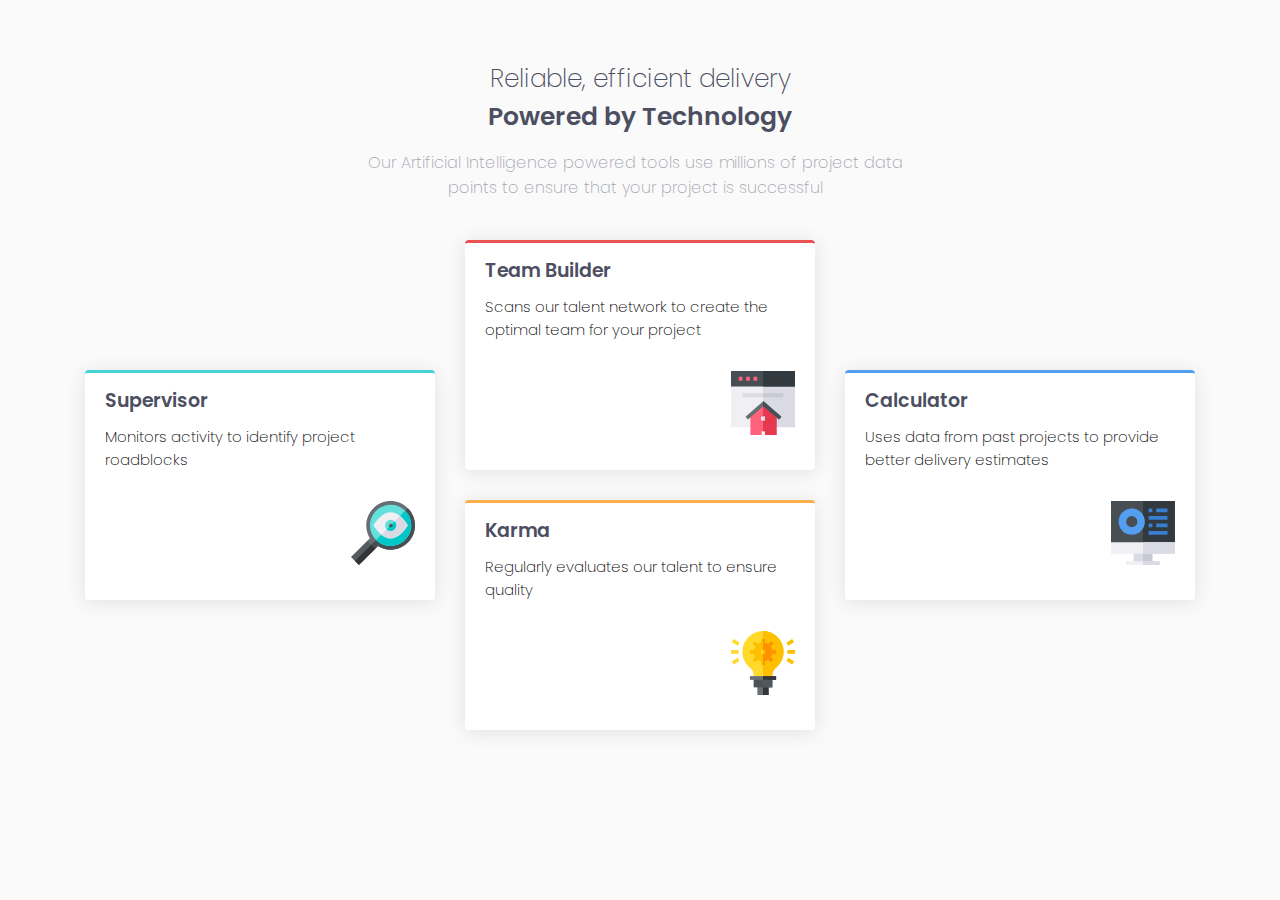
<file: four-card-feature-section-master/index.html>
<!DOCTYPE html>
<html lang="en">

<head>
  <meta charset="UTF-8">
  <meta name="viewport" content="width=device-width, initial-scale=1.0">

  <link rel="icon" type="image/png" sizes="32x32" href="./images/favicon-32x32.png">
  <link rel="stylesheet" href="style.css">
  <link rel="preconnect" href="https://fonts.googleapis.com">
  <link rel="preconnect" href="https://fonts.gstatic.com" crossorigin>
  <link
    href="https://fonts.googleapis.com/css2?family=Poppins:ital,wght@0,100;0,200;0,300;0,400;0,500;0,600;0,700;0,800;0,900;1,100;1,200;1,300;1,400;1,500;1,600;1,700;1,800;1,900&display=swap"
    rel="stylesheet">

  <title>Frontend Mentor | Four card feature section</title>
</head>

<body>
  <div class="header">
    <span>Reliable, efficient delivery</span>
    <span>Powered by Technology</span>
  
    <p>Our Artificial Intelligence powered tools use millions of project data points
      to ensure that your project is successful</p>
  </div> 
  <div class="container">
    <div class="supervisor">
      <span>Supervisor</span>
      <p>Monitors activity to identify project roadblocks</p>
      <img src="./images/icon-supervisor.svg" alt="supervisor_img">
    </div>
    <div class="team_builder">
      <span>
        Team Builder
      </span>
      <p>
        Scans our talent network to create the optimal team for your project
      </p>
      <img src="./images/icon-team-builder.svg" alt="team_builder_img">
    </div>
    <div class="karma">
      <span>
        Karma
      </span>
      <p>
        Regularly evaluates our talent to ensure quality
      </p>
      <img src="./images/icon-karma.svg" alt="karma_img">
    </div>
    <div class="calculator">
      <span>
        Calculator
      </span>
      <p>
        Uses data from past projects to provide better delivery estimates
      </p>
      <img src="./images/icon-calculator.svg" alt="calculator_img">
    </div>
  </div>
</body>

</html>
</file>
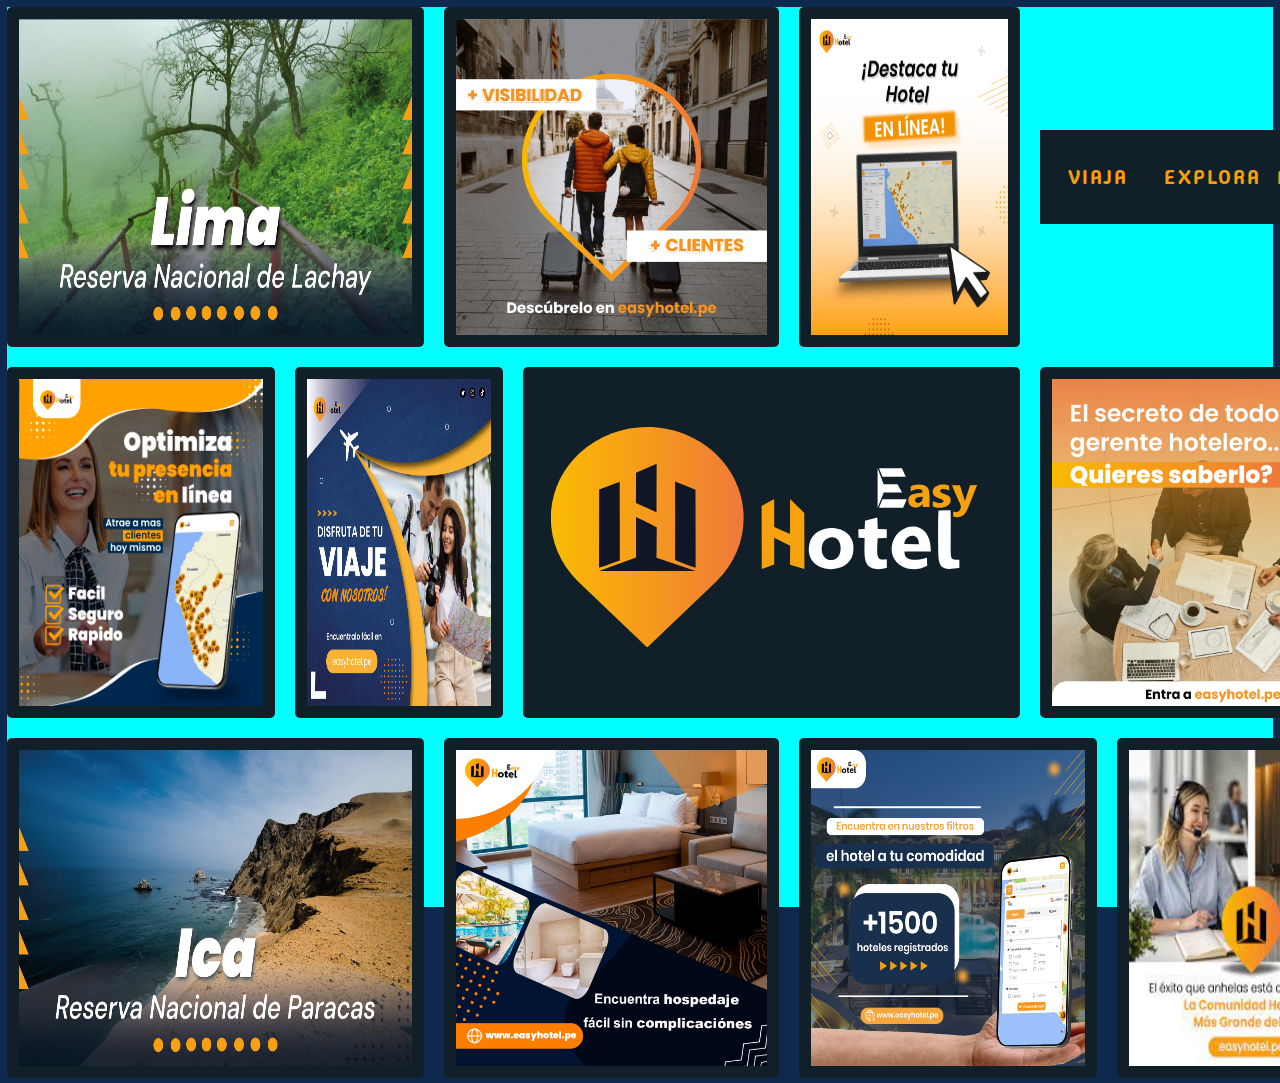
<file: Grid_exercise2/index.html>
<!DOCTYPE html>
<html lang="en">

<head>
    <meta charset="UTF-8">
    <meta name="viewport" content="width=device-width, initial-scale=1.0">
    <title>GRID</title>

    <link rel="stylesheet" href="style.css">
    <link rel="preconnect" href="https://fonts.googleapis.com">
    <link rel="preconnect" href="https://fonts.gstatic.com" crossorigin>
    <link href="https://fonts.googleapis.com/css2?family=Madimi+One&display=swap" rel="stylesheet">
</head>

<body>
    <div class="container">
        <div class="box1">
            <img src="./images/logo.svg" alt="box1">
        </div>
        <div class="box2">
            <img src="./images/box2.png" alt="box2">
        </div>
        <div class="box3">  
            <img src="./images/box3.jfif" alt="box3">
        </div>
        <div class="box4">
            <img src="./images/box4.jpg" alt="box4">
        </div>
        <div class="box5">
            <img src="./images/box5.jfif" alt="box5">
        </div>
        <div class="box6">
            <img src="./images/box6.jpg" alt="box6">
        </div>
        <div class="box7">
            <img src="./images/box7.jpg" alt="box7">
        </div>
        <div class="box8">
            <img src="./images/box8.jfif" alt="box8">
        </div>
        <div class="box9">
            <img src="./images/box9.png" alt="box9">
        </div>
        <div class="box10">
            <img src="./images/10.jfif" alt="box10">
        </div>
        <div class="box11">
            <div class="txt">
                <span>VIAJA</span>
            </div>
            <div class="txt">
                <span>EXPLORA</span>
            </div>
            <div class="txt">
                <span>DISFRUTA</span>
            </div>
        </div>
        <div class="box12">
            <img src="./images/box12.png" alt="box12">
        </div>
    </div>
</body>

</html>
</file>
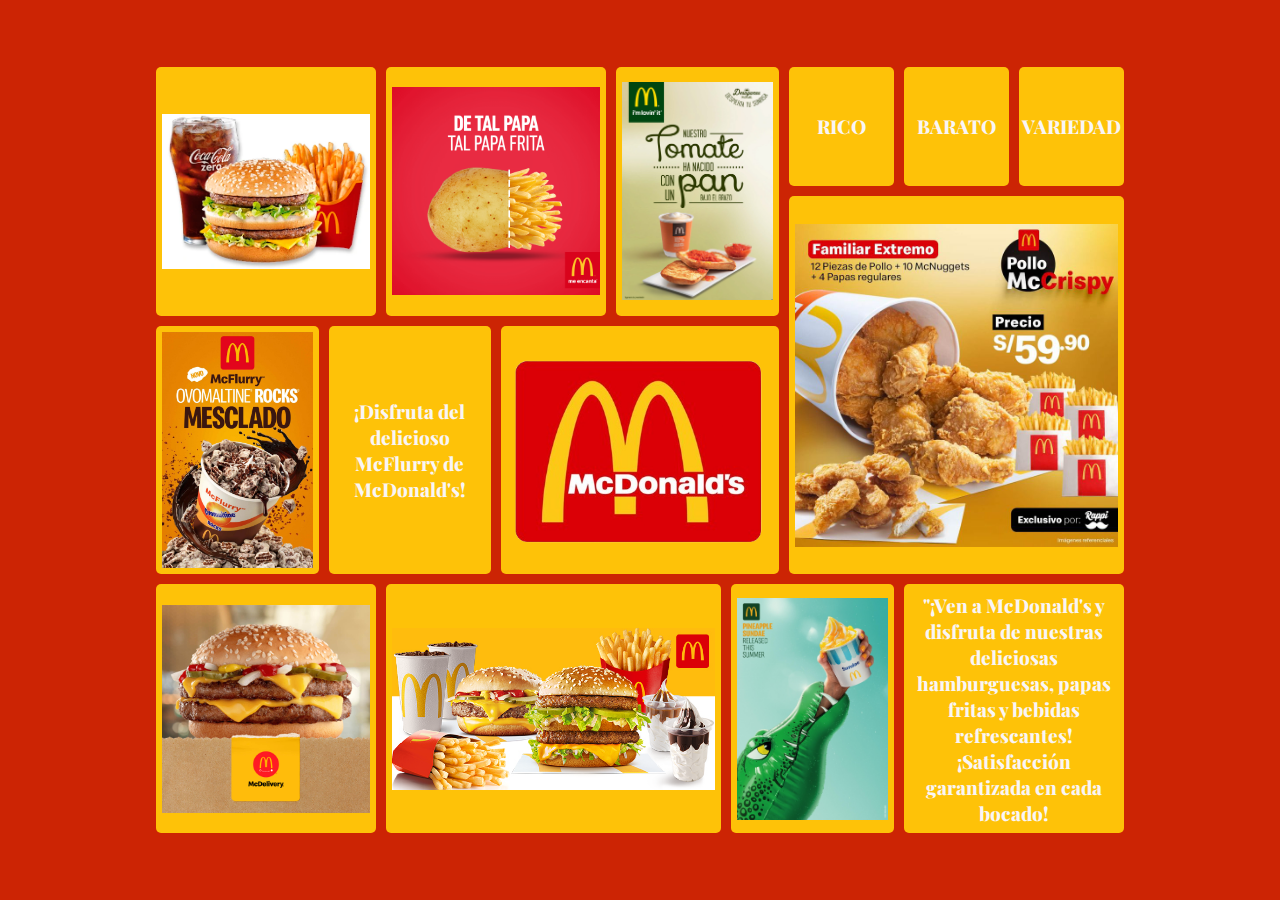
<file: Grid_final/index.html>
<!DOCTYPE html>
<html lang="en">

<head>
    <meta charset="UTF-8">
    <meta name="viewport" content="width=device-width, initial-scale=1.0">
    <title>GRID</title>
    <link rel="stylesheet" href="style.css">
</head>

<body>
    <div class="container">
        <div class="box">
            <img src="./Imagenes/box1.png" alt="">
        </div>
        <div class="box">
            <img src="./Imagenes/box2.png" alt="">
        </div>
        <div class="box">
            <img src="./Imagenes/box3.webp" alt="">
        </div>
        <div class="box">
            <img src="./Imagenes/box4.jpg" alt="">
        </div>
        <div class="box">
            <img src="./Imagenes/box5.png" alt="">
        </div>
        <div class="box">
            <img src="./Imagenes/box6.jpg" alt="">
        </div>
        <div class="box">¡Disfruta del delicioso McFlurry de McDonald's!</div>
        <div class="box">
            <img src="./Imagenes/box7.jpg" alt="">
        </div>
        <div class="box">
            <img src="./Imagenes/box8.jpg" alt="">
        </div>
        <div class="box">"¡Ven a McDonald's y disfruta de nuestras deliciosas hamburguesas, papas fritas y bebidas
            refrescantes! ¡Satisfacción garantizada en cada bocado!</div>
        <div class="box">RICO</div>
        <div class="box">BARATO</div>
        <div class="box">VARIEDAD </div>
        <div class="box"><img src="./Imagenes/box14.jpg" alt=""></div>
    </div>
</body>

</html>
</file>
<file: four-card-feature-section-master/style.css>
:root {
  /* Colors */
  --Red: hsl(0, 78%, 62%);
  --Cyan: hsl(180, 62%, 55%);
  --Orange: hsl(34, 97%, 64%);
  --Blue: hsl(212, 86%, 64%);

  --Very_Dark_Blue: hsl(234, 12%, 34%);
  --Grayish_Blue: hsl(229, 6%, 66%);
  --Very_Light_Gray: hsl(0, 0%, 98%);

  /* Font */

  --font: "Poppins";

  /* font-weight */
  --normal: 200;
  --medium: 400;
  --semi-bold: 600;
}
* {
  margin: 0px;
  padding: 0px;
  box-sizing: border-box;
  font-weight: inherit;
}
body {
  font-size: 15px;
  margin: 60px 15px;
  background-color: var(--Very_Light_Gray);
}
.header {
  display: flex;
  flex-direction: column;
  justify-content: center;
  align-items: center;
}
.header span:nth-of-type(1) {
  font-weight: var(--normal);
  font-family: var(--font);
  color: var(--Very_Dark_Blue);
  font-size: 25px;
}
.header span:nth-of-type(2) {
  font-weight: var(--semi-bold);
  font-family: var(--font);
  color: var(--Very_Dark_Blue);
  font-size: 25px;
}
.header p {
  font-family: var(--font);
  font-weight: var(--normal);
  color: var(--Grayish_Blue);
  padding: 14px 9px 40px 0px;
  font-size: 16px;
  text-align: center;
  max-width: 580px;
}

.container {
  display: grid;
  grid-template-columns: 1fr;
  grid-template-rows: repeat(4, 1fr);
  gap: 30px;
}
.container div {
  display: flex;
  flex-direction: column;
  background-color: #fff;
  padding: 13px 20px;
  gap: 10px;
  box-shadow: 0px 2px 20px rgba(0, 0, 0, 0.1);
}

.container img {
  width: fit-content;
  align-self: flex-end;
}

.container span {
  font-weight: var(--semi-bold);
  font-family: var(--font);
  color: var(--Very_Dark_Blue);
  font-size: 19px;
}
.container p {
  font-family: var(--font);
  font-weight: var(--normal);
  padding: 0px 0px 20px 0px;
}
.supervisor {
  border-top: 3px solid var(--Cyan);
  border-radius: 4px;
}
.team_builder {
  border-top: 3px solid var(--Red);
  border-radius: 4px;
}

.karma {
  border-top: 3px solid var(--Orange);
  border-radius: 4px;
}
.calculator {
  border-top: 3px solid var(--Blue);
  border-radius: 4px;
}

@media (min-width: 1024px) {
  .container {
    display: grid;
    grid-template-columns: repeat(3, 350px);
    grid-template-rows: 100px 100px 100px 100px;
    justify-content: center;
  }
  .supervisor {
    grid-column: 1;
    grid-row-start: 2;
    grid-row-end: 4;
  }
  .team_builder {
    grid-column: 2;
    grid-row-start: span 2;
  }

  .karma {
    grid-column: -3;
    grid-row-start: span 2;
  }
  .calculator {
    grid-column: -2;
    grid-row-start: -4;
    grid-row-end: -2;
  }
}
</file>
<file: Grid_exercise2/style.css>
:root {
  --background_box: #111f28;

  --font: "Madimi One";
}

* {
  margin: 0px;
  padding: 0px;
  box-sizing: border-box;
  font-weight: inherit;
}

body {
  margin: 7px;
  background-color: #0e284e;
  font-family: var(--font);
  letter-spacing: 2px;
  max-width: 1440px;
  min-height: 100vh;
}
.container {
  display: grid;
  height: 100vh;
  gap: 20px;
  background-color: aqua;
}
.container > div:not(.box11) {
  border-radius: 5px;
  background-color: var(--background_box);
}
span {
  text-align: center;
}
.txt {
  display: flex;
  align-items: center;
  justify-content: center;
  width: 7.2rem;
  height: 5.9rem;
  background-color: var(--background_box);
}
.box11 {
  display: grid;
  grid-template-columns: repeat(3, 1fr);
  justify-items: center;
  color: #f49f11;
  font-size: 20px;
}
.container img {
  width: 100%;
  height: 100%;
  padding: 12px;
}

@media (min-width: 768px) {
  .container {
    display: grid;
    grid-template-columns: 268px 129px 59px 141px 95px 221px 57px;
    grid-template-rows: repeat(3, 1fr);
  }
  .box1 {
    grid-column: 4 / 7;
    grid-row: 2;
  }
  .box2 {
    grid-column: -6 / -3;
    grid-row: 3;
  }
  .box3{
    grid-column: 1 / 3;
    grid-row: 1;
  }
  .box4{
    grid-column: 7 / 10;
    grid-row: -3;
  }
  .box5{
    grid-column: 3 / 6;
    grid-row: 1;
  }
  .box6{
    grid-column: 1 / 2;
    grid-row: 2;
  }
  .box7{
    grid-column: 2 / 4;
    grid-row: 2;
  }
  .box8{
    grid-row: 3;
    grid-column: 1 / 3;
  }
  .box9{
    grid-row: 3;
    grid-column: -3 / -1;
  }
  .box10{
    grid-row: -2;
    grid-column: -1 / span 2;
  }
  .box11{
    grid-column: 10 / 7;
    align-items: center;
  }
  .box12{
    grid-column: 6;
    grid-row: 1;
  }
}
</file>
<file: Grid_final/style.css>
@import url('https://fonts.googleapis.com/css2?family=Playfair+Display:ital,wght@0,400..900;1,400..900&display=swap');

:root{
    --background: rgb(204, 36, 4);
    --font:"Playfair Display";
}

* {
    margin: 0px;
    padding: 0px;
    box-sizing: border-box;
    font-weight: inherit;
  }


body{
    display: grid;
    min-height: 100vh;
    grid-template-rows: 1fr;
    place-items: center;
    background-color: var(--background);
}
.container{
    display: grid;
    max-width: 1000px;
    grid-template-rows: auto;
    padding: 5px;
    gap: 10px;
    grid-template-columns:repeat(3,1fr);
    
}
.box{
    grid-column: span 3;
    color: rgb(249, 245, 245);
    display: flex;
    justify-content: center;
    font-family: var(--font);
    font-weight: 800;
    font-size: 19px;
    align-items: center;
    text-align: center;
    border-radius: 5px;
    padding: 6px;
    background-color: rgb(254, 194, 8);
}
.box:nth-child(11){
    grid-column: 1;
}

.box:nth-child(12){
    grid-column: 2;
}
.box:nth-child(13){
    grid-column: 3;
}
img{
    width: 100%;
    object-fit:cover;
}

@media (min-width: 1023px) {

    .container{
        grid-template-columns: repeat(17,1fr);
        grid-template-rows: repeat(6,1fr);
        padding: 16px;
    }
    .box:nth-child(1){
        grid-column: 7/12;
        grid-row: 3/5;
    }
    .box:nth-child(2){
        grid-column: 5/11;
        grid-row: 5/7;
    }
    .box:nth-child(3){
        grid-column: 1/5;
        grid-row: 1/3;
    }
    .box:nth-child(4){
        grid-column: 12/18;
        grid-row: 2/5;
    }
    .box:nth-child(5){
        grid-column: 5/9;
        grid-row: 1/3;
    }
    .box:nth-child(6){
        grid-column: 1/4;
        grid-row: 3/5;
    }
    .box:nth-child(7){
        grid-column: 4/7;
        grid-row: 3/5;
    }
    .box:nth-child(8){
        grid-column: 1/5;
        grid-row: 5/7;
    }
    .box:nth-child(9){
        grid-column: 11/14;
        grid-row: 5/7;
    }
    .box:nth-child(10){
        grid-column: 14/18;
        grid-row: 5/7;
    }
    .box:nth-child(11){
        grid-column: 12/14;
        grid-row: 1/2;
    }
    .box:nth-child(12){
        grid-column: 14/16;
        grid-row: 1/2;
    }
    .box:nth-child(13){
        grid-column:16/18;
        grid-row: 1/2 ;
    }
    .box:nth-child(14){
        grid-column: 9/12;
        grid-row: 1/3;
    }
}
</file>
